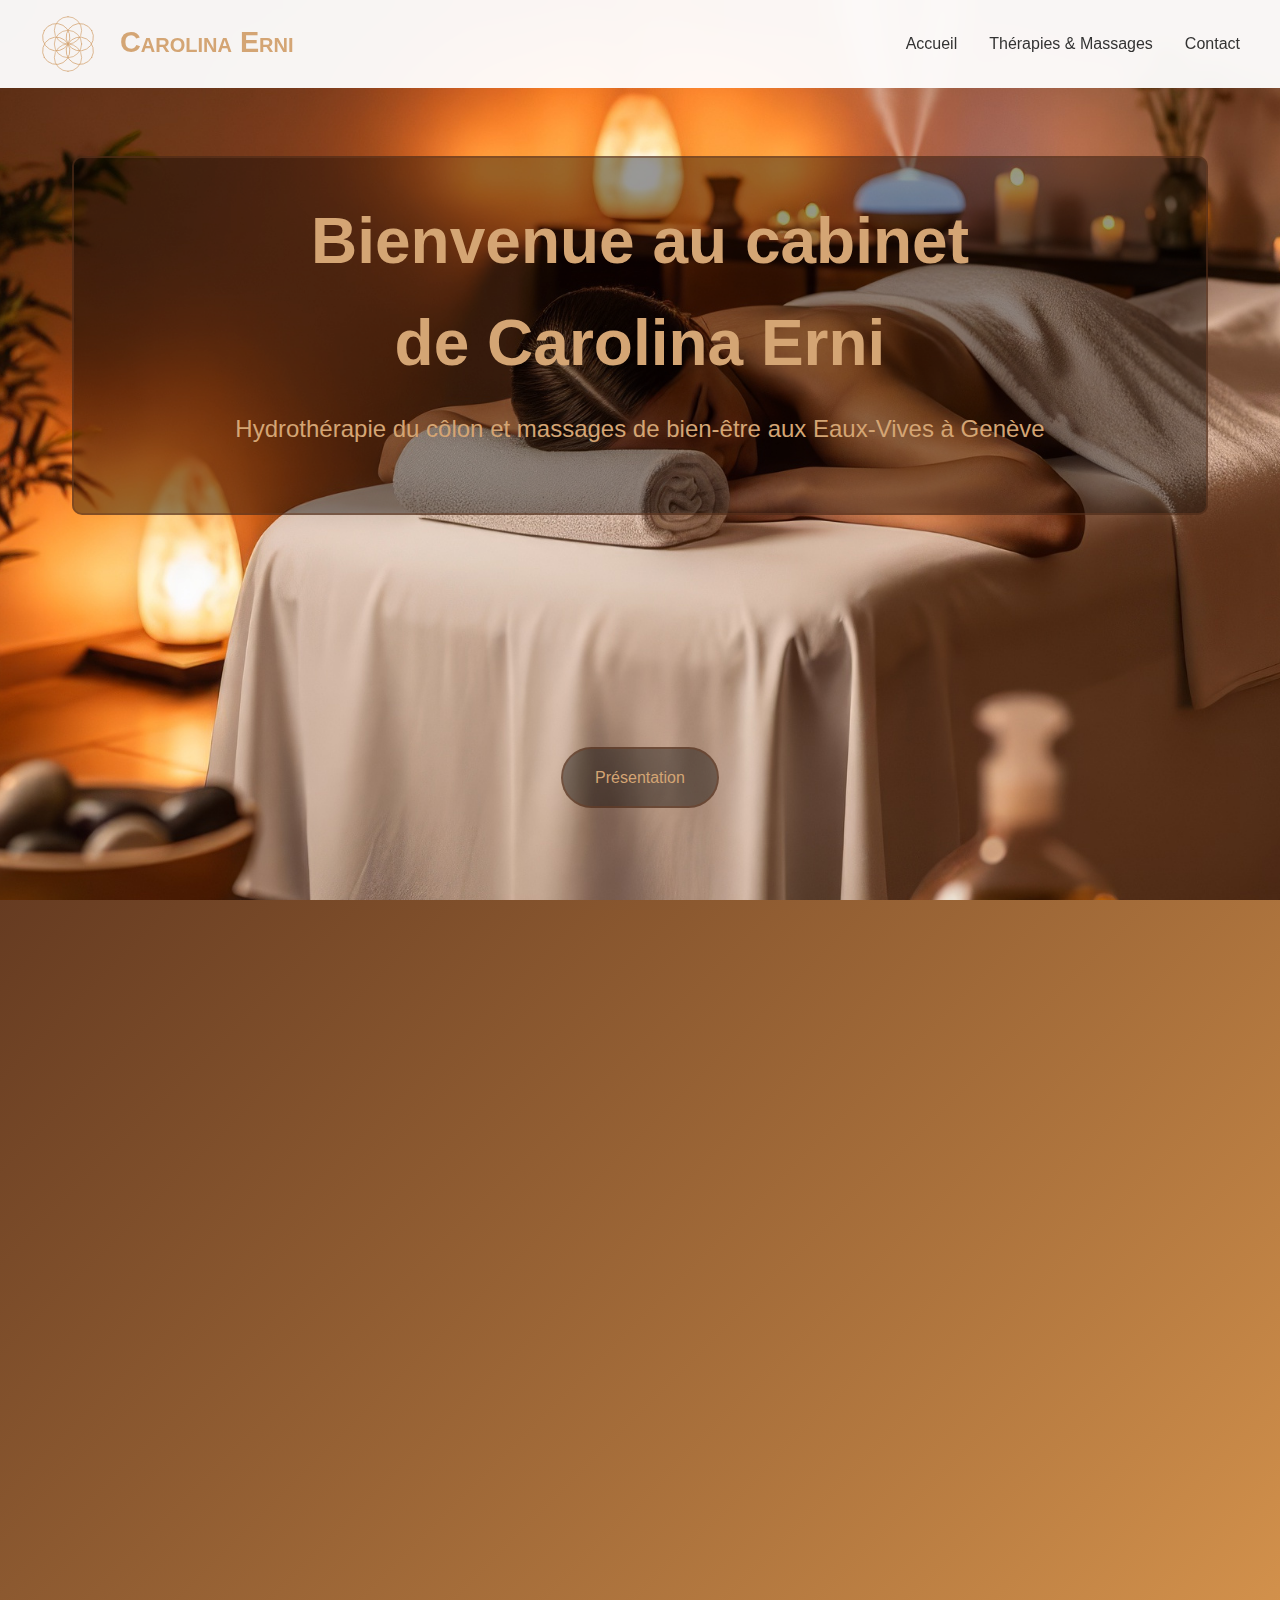
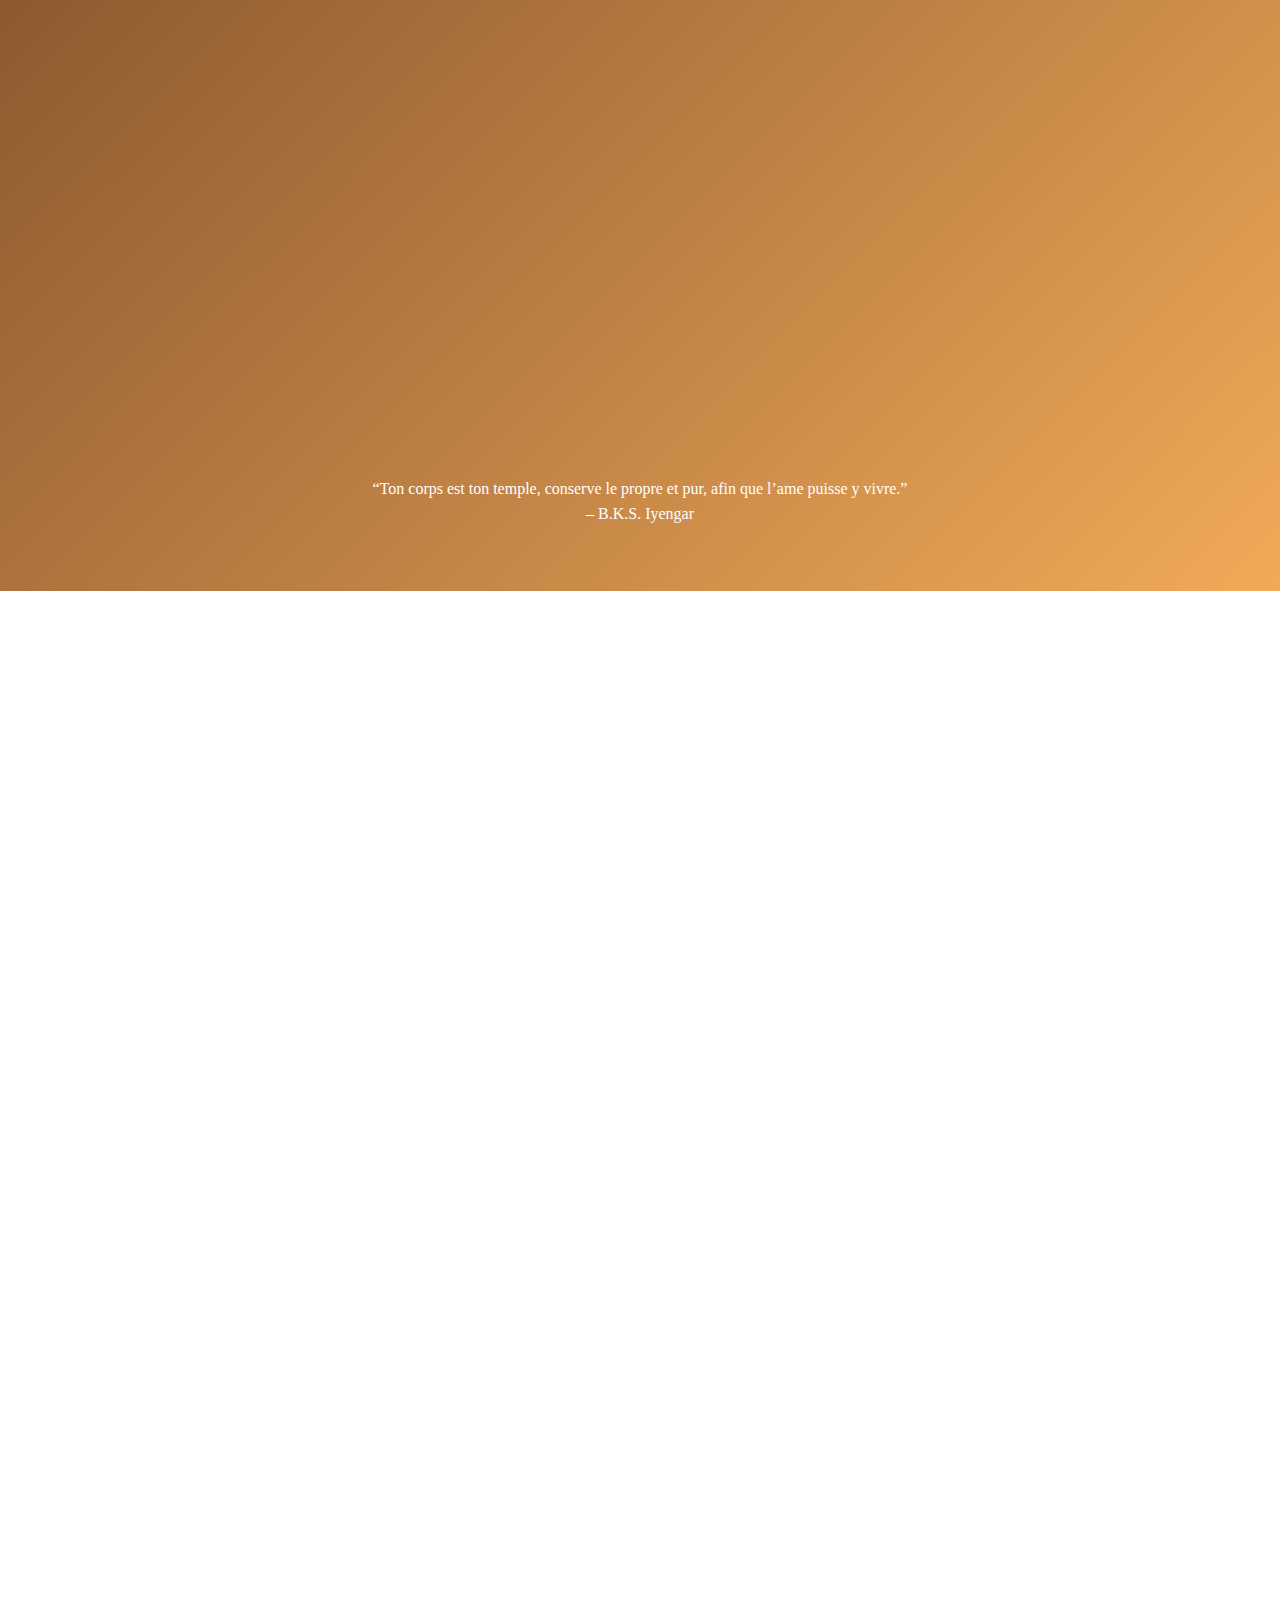
<file: index.html>
<!DOCTYPE html>
<html lang="fr">

<head>
    <meta charset="UTF-8">
    <meta name="viewport" content="width=device-width, initial-scale=1.0">
    <title>Carolina Erni — Massages & Thérapies aux Eaux-Vives à Genève</title>
    <link rel="shortcut icon" href="favicon.svg">
    <link rel="stylesheet" href="style.css">
</head>

<body>
    <!-- Header -->
    <header class="header">
        <div class="nav-container">
            <div class="logo"><a href="#accueil" data-section="accueil"><img src="favicon.svg" alt="Logo"
                        style="height: 3.5rem; margin-right: 1rem; vertical-align: middle;">
                    Carolina Erni</a></div>
            <nav>
                <ul class="nav-menu">
                    <li class="nav-item">
                        <a class="nav-link" href="#accueil" data-section="accueil">Accueil</a>
                    </li>
                    <li class="nav-item">
                        <a class="nav-link" href="#therapies-massages" data-section="therapies-massages">Thérapies & Massages</a>
                    </li>
                    <li class="nav-item">
                        <a class="nav-link" href="#contact" data-section="contact">Contact</a>
                    </li>
                </ul>
                <div class="mobile-menu-btn">
                    <span></span>
                    <span></span>
                    <span></span>
                </div>
            </nav>
        </div>
    </header>

    <!-- Section Accueil -->
    <section id="accueil" class="section accueil">
        <div class="parallax-bg"></div>
        <div class="section-overlay"></div>
        <div class="container">
            <div
                style="background-color: rgba(0, 0, 0, 0.4); padding: 2em; margin: 2em; border: 2px solid rgba(107, 59, 33, 0.5); border-radius:10px">
                <h1 class="hero-title">Bienvenue au cabinet de Carolina Erni</h1>
                <p class="hero-subtitle">Hydrothérapie du côlon et massages de bien-être aux Eaux-Vives à Genève</p>
            </div>
            <a href="#presentation" class="cta-button" data-section="presentation">Présentation</a>
        </div>
    </section>

    <!-- Section Présentation -->
    <section id="presentation" class="section">
        <div class="container">
            <h2 class="section-title">Présentation</h2>
            <div class="section-content">
                <p>J’ai grandi à Lucerne et très vite je me suis intéressée aux professions médicales et paramédicales.
                    Après une première formation en Shiatsu, suivie par l’apprentissage d’autres méthodes naturelles de
                    soin, j’ai réalisé mon diplôme en hydrothérapie du côlon. Cette méthode permet de purifier la
                    personne jusqu’à toucher son âme.</p>
                <p><i>Carolina Erni</i></p>
                <div class="image-with-texture">
                    <img src="./images/carolina-erni.png" alt="Carolina Erni"
                    style="border-radius: 50%; object-fit: cover; width: 350px; height: 350px; display: block; margin: 0 auto; border: 0px solid #6b3b21;" />
                </div>
                <br>
                <img src="./images/fleur-de-vie.svg" style="width:400px"/>
                <!--
                <div class="image-with-texture">
                -->
                </div>
                <p style="margin:3em auto 2em; font-family: cursive">“Ton corps est ton temple, conserve le propre et pur,
                    afin que l’ame puisse y
                    vivre.”<br>– B.K.S. Iyengar
                </p>
            </div>
        </div>
    </section>

    <!-- Section Thérapies & Massages -->
    <section id="therapies-massages" class="section">
        <div class="parallax-bg"
            style="background-image: url('data:image/svg+xml,<svg xmlns=&quot;http://www.w3.org/2000/svg&quot; viewBox=&quot;0 0 1200 800&quot;><rect width=&quot;1200&quot; height=&quot;800&quot; fill=&quot;%23e3f2fd&quot;/><circle cx=&quot;300&quot; cy=&quot;200&quot; r=&quot;50&quot; fill=&quot;rgba(33,150,243,0.1)&quot;/><circle cx=&quot;900&quot; cy=&quot;500&quot; r=&quot;80&quot; fill=&quot;rgba(33,150,243,0.05)&quot;/></svg>')">
        </div>
        <div class="section-overlay"></div>
        <div class="container">
            <h2 class="section-title">Thérapies & Massages</h2>
            <div class="section-content">
                <div class="services-grid">
                    <div class="service-card">
                        <div class="service-icon">💧</div>
                        <h3 class="service-title">Hydrothérapie du côlon</h3>
                        <p class="service-description">L’hydrothérapie du côlon est une méthode douce de nettoyage du
                            gros intestin avec de l’eau purifiée, qui élimine les déchets et les toxines accumulées dans
                            tous les organes et tout le corps et qui permet de retrouver un fonctionnement optimal de
                            tout le système dans son entier.</p>
                        <p class="duree">1 h 30</p>
                        <p class="prix">200 CHF</p>
                    </div>
                    <div class="service-card">
                        <div class="service-icon">🌿</div>
                        <h3 class="service-title">Thérapie à l’ozone</h3>
                        <p class="service-description">Complément idéal à l’hydrothérapie, la thérapie à l’ozone stimule
                            le système immunitaire et favorise l’oxygénation cellulaire pour une meilleure vitalité
                            générale.</p>
                        <p class="duree">En complément à l’hydrothérapie</p>
                        <p class="prix">80 CHF</p>
                    </div>
                    <div class="service-card">
                        <div class="service-icon">🌊</div>
                        <h3 class="service-title">Drainage lymphatique manuel du Dr. Vodder</h3>
                        <p class="service-description">
                            Le drainage augmente la circulation lymphatique, renforce les défenses immunitaires du
                            corps, permet l’élimination des déchets et détend la personne en profondeur en apaisant son
                            système nerveux.
                        </p>
                        <p class="duree">1 h</p>
                        <p class="prix">140 CHF</p>
                    </div>
                    <div class="service-card">
                        <div class="service-icon">👣</div>
                        <h3 class="service-title">Réflexologie douce méthode Nick Durrer</h3>
                        <p class="service-description">
                            Ce massage des pieds apaise toute la personne en profondeur, harmonise tout les organes et
                            rétablit leur vitalité naturelle. La crème de soin utilisée contient des fleurs de Bach est
                            des huiles essentielles.
                        </p>
                        <p class="duree">1 h</p>
                        <p class="prix">130 CHF</p>
                    </div>
                    <div class="service-card">
                        <div class="service-icon">🌀</div>
                        <h3 class="service-title">Massage du dos Dorn et Breuss</h3>
                        <p class="service-description">
                            La technique Dorn permet de rééquilibrer les vertèbres tout en stimulant les organes; elle
                            est suivie d’un massage selon Breuss avec de l’huile de millepertuis qui possède des
                            propriétés anti-inflammatoires et anti-dépressives.
                        </p>
                        <p class="duree">1 h</p>
                        <p class="prix">140 CHF</p>
                    </div>
                    <div class="service-card">
                        <div class="service-icon">✨</div>
                        <h3 class="service-title">Massage détente</h3>
                        <p class="service-description">
                            Un massage bienfaisant qui s’appuie sur les rythmes du cœur de la personne. Ce soin libère
                            le corps de toutes ses tensions.
                        </p>
                        <p class="duree">1 h</p>
                        <p class="prix">140 CHF</p>
                    </div>
                </div>
            </div>
        </div>
    </section>

    <!-- Section Contact -->
    <section id="contact" class="section">
        <div class="container">
            <h2 class="section-title">Contact</h2>
            <div class="section-content">
                <p>Prenez rendez-vous pour une consultation personnalisée et découvrez le bien-être qui vous attend.</p>
                <div class="contact-info">

                    <div class="contact-item">
                        <div class="contact-icon">📍</div>
                        <h3>Adresse du cabinet</h3>
                        <p><a href="https://maps.app.goo.gl/WcVAAxX3e6EZfyx26">Av. Frontenex 34<br>1207 Genève</a></p>
                    </div>

                    <div class="contact-item">
                        <div class="contact-icon">📞</div>
                        <h3>Téléphone</h3>
                        <p>+41 76 317 08 16</p>
                    </div>

                    <div class="contact-item">
                        <div class="contact-icon">✉️</div>
                        <h3>Email</h3>
                        <p><a href="mailto:caroline.erni@me.com">caroline.erni@me.com</a>
                        </p>
                    </div>

                    <div class="contact-item">
                        <div class="contact-icon">🚌</div>
                        <h3>Accès avec les TPG</h3>
                        <p><a href="https://maps.app.goo.gl/gfvDAaByek5fN9tR6">Place des Eaux-Vives</a><br>2, 6, 9, 10,
                            25, 33, E</p>
                        <p><a href="https://maps.app.goo.gl/Swd7Dh6QACS8bWjS8">Genève-Eaux-Vives-Gare</a><br>11, 12, 17,
                            EV</p>
                    </div>

                    <div class="contact-item">
                        <div class="contact-icon">🚗</div>
                        <h3>Accès véhicules</h3>
                        <p><a href="https://maps.app.goo.gl/NgxsWAXd547WGxo36">Parking du centre commercial
                                des Eaux-Vives
                            </a></p>
                    </div>

                    <div class="contact-item">
                        <div class="contact-icon">🕐</div>
                        <h3>Horaires</h3>
                        <p>Lun-Ven 9 h – 19 h</p>
                    </div>

                    <div class="contact-item">
                        <div class="contact-icon">⚖️</div>
                        <h3>CGV</h3>
                        <p>Si vous désirez modifier ou annuler un rendez-vous, je vous prie de m’en informer au plus
                            tard deux jours ouvrables à l’avance.<br>
                            Passé ce délai, le rendez-vous vous sera facturé intégralement.<br>
                            J’accepte les payements en espèces, en francs suisses et sur place.
                        </p>
                    </div>

                    <div class="contact-item">
                        <div class="contact-icon">☯︎</div>
                        <h3>&nbsp;</h3>
                        <p style="text-align:center;">
                            <a href="https://asca.ch/therapeutes-asca/detail-du-therapeute/Caroline-Erni_601591/">
                                <img src="./images/logo-asca.svg" style="width:100px" />
                            </a>
                        </p>
                    </div>

                </div>
            </div>
        </div>
    </section>

    <!-- JavaScript -->
    <script src="scripts.js"></script>
</body>

</html>
</file>
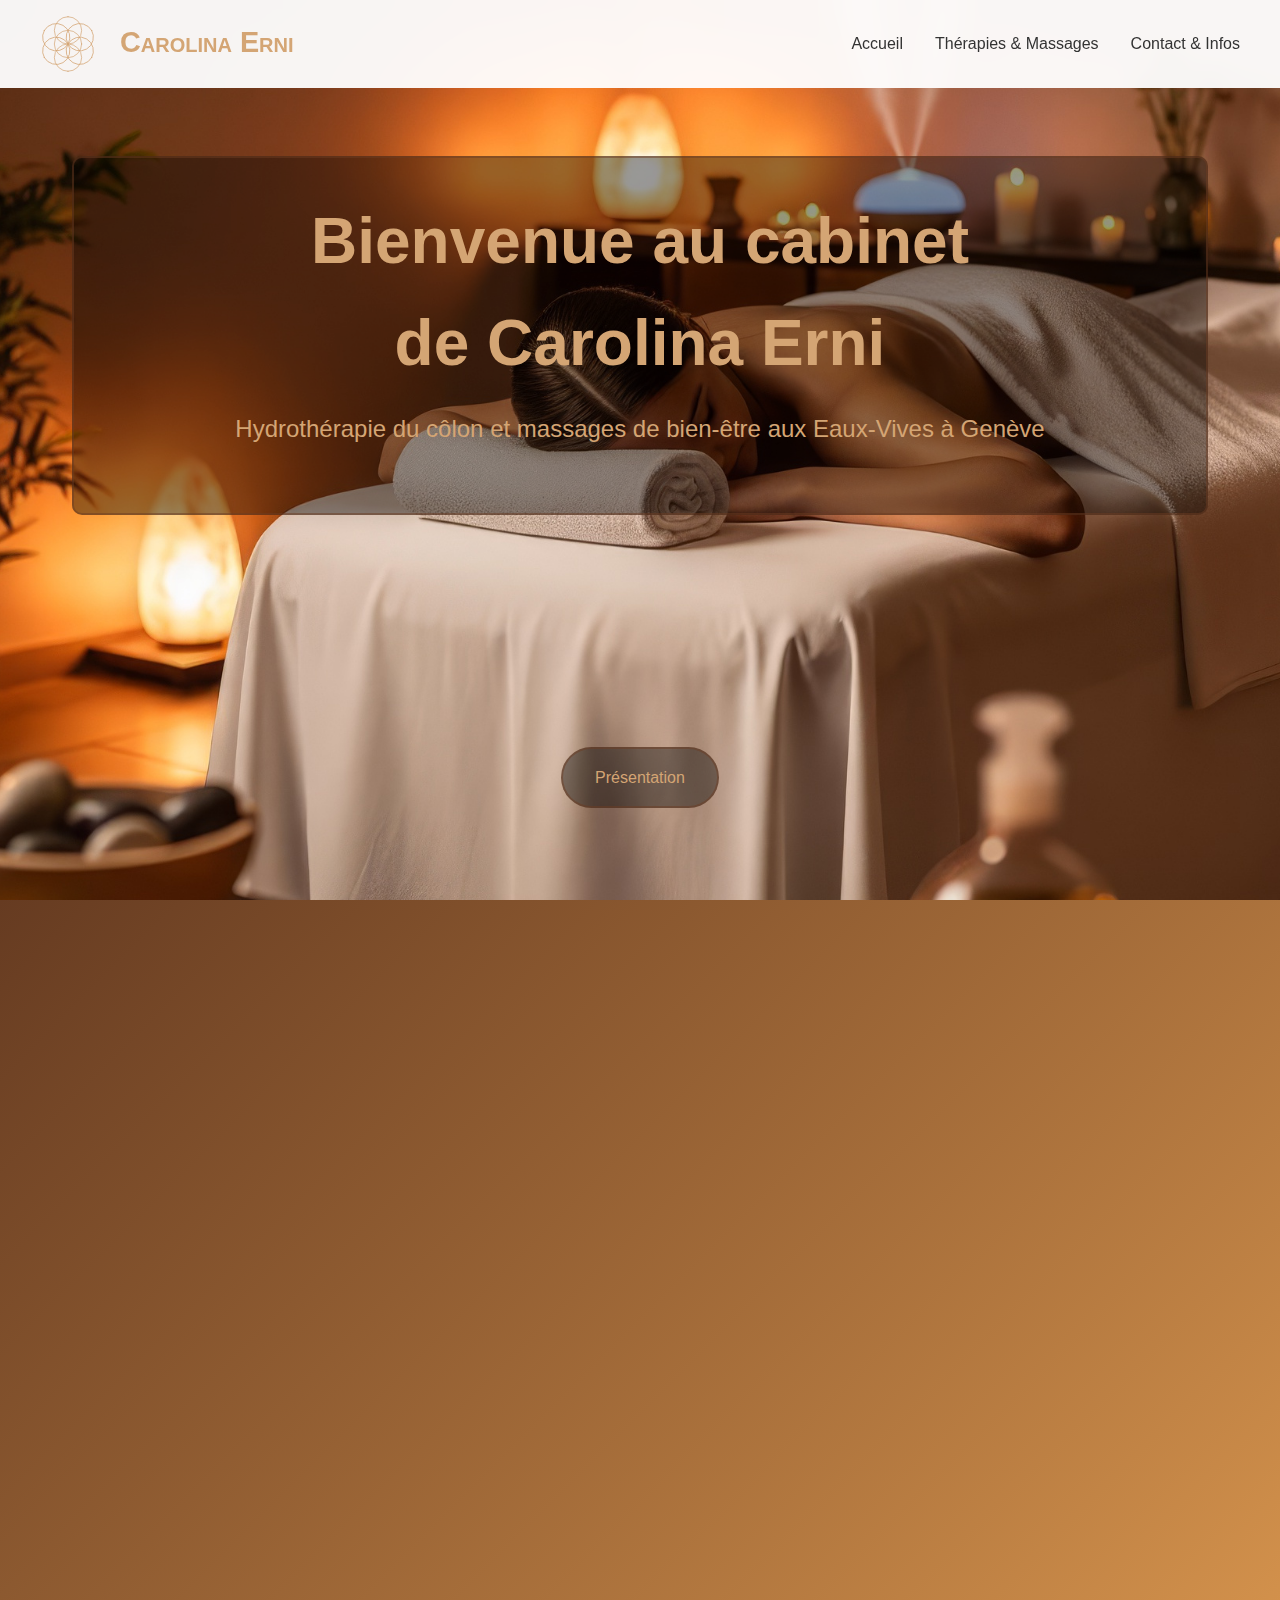
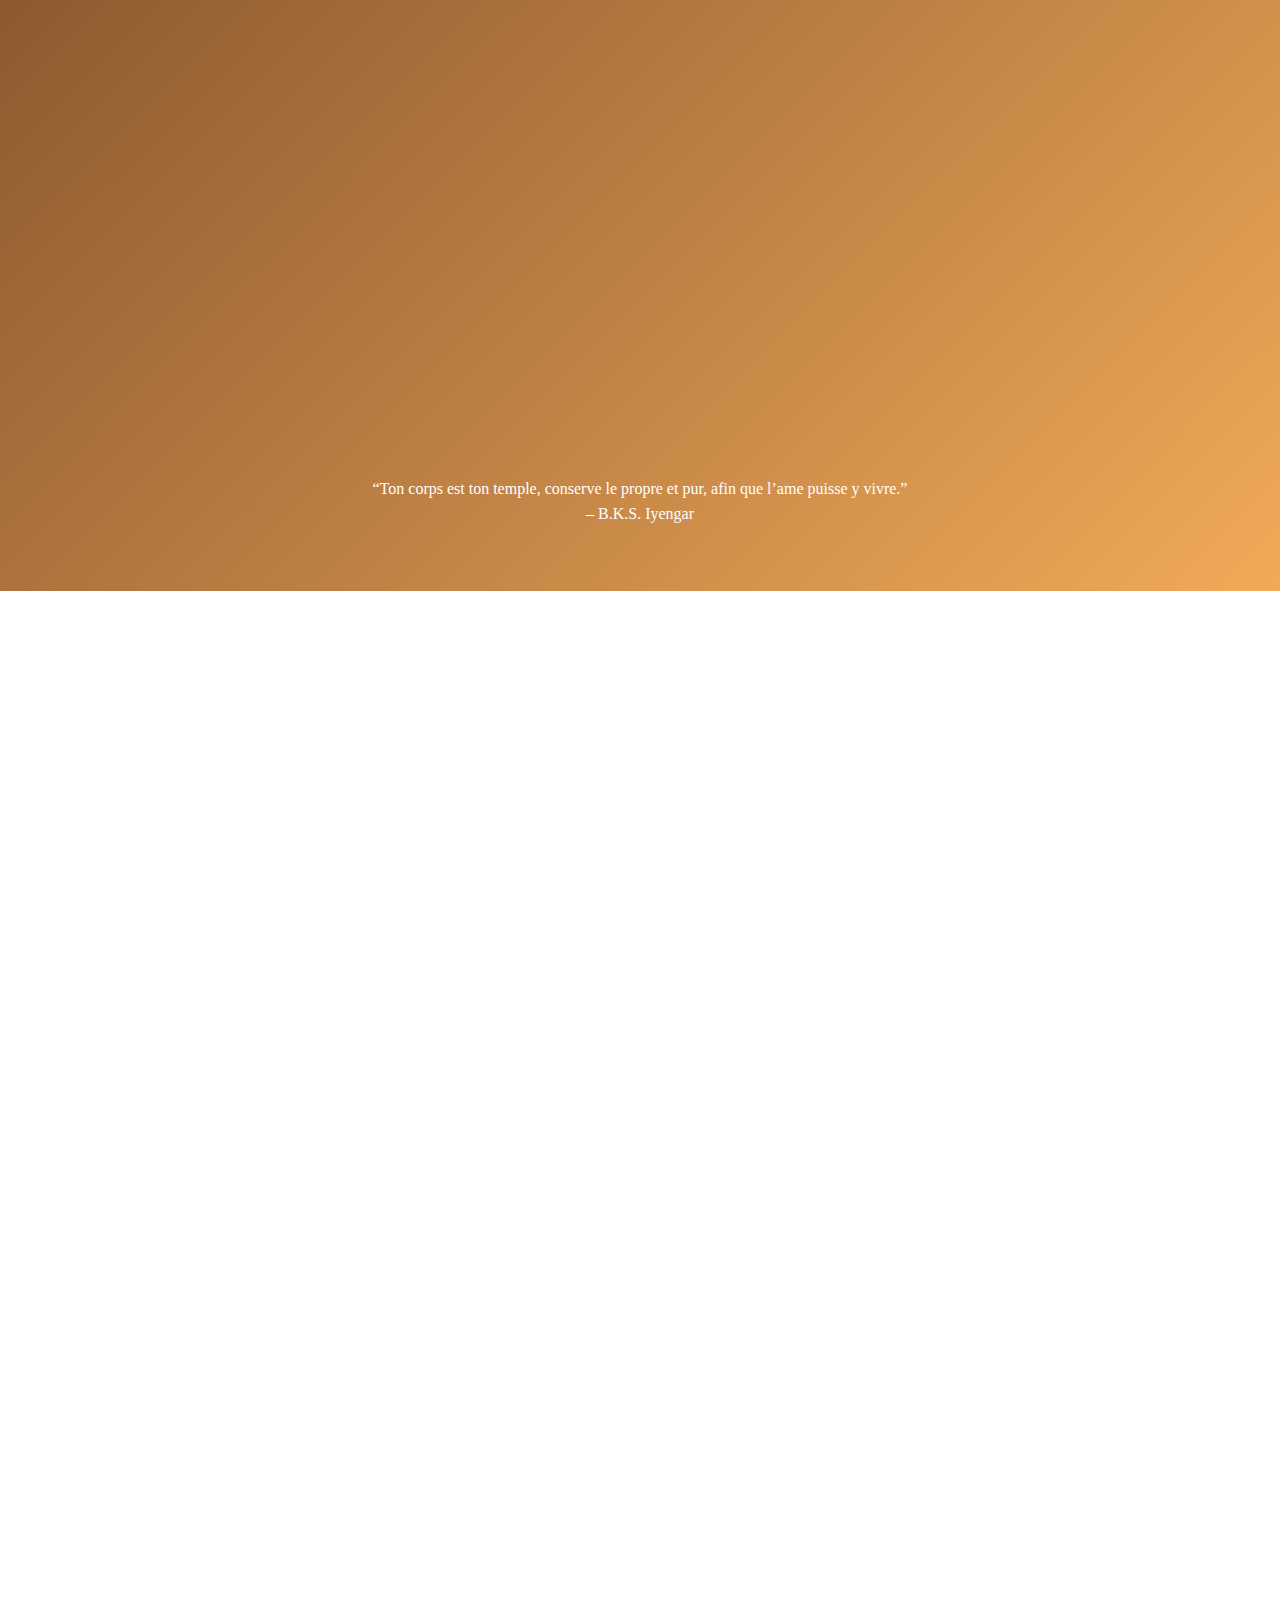
<file: index copie.html>
<!DOCTYPE html>
<html lang="fr">

<head>
    <meta charset="UTF-8">
    <meta name="viewport" content="width=device-width, initial-scale=1.0">
    <title>Carolina Erni — Massages & Thérapies aux Eaux-Vives à Genève</title>
    <link rel="shortcut icon" href="favicon.svg">
    <link rel="stylesheet" href="style.css">
</head>

<body>
    <!-- Header -->
    <header class="header">
        <div class="nav-container">
            <div class="logo"><a href="#accueil" data-section="accueil"><img src="favicon.svg" alt="Logo"
                        style="height: 3.5rem; margin-right: 1rem; vertical-align: middle;">
                    Carolina Erni</a></div>
            <nav>
                <ul class="nav-menu">
                    <li class="nav-item">
                        <a class="nav-link" href="#accueil" data-section="accueil">Accueil</a>
                    </li>
                    <li class="nav-item">
                        <a class="nav-link" href="#therapies-massages" data-section="therapies-massages">Thérapies &
                            Massages</a>
                    </li>
                    <li class="nav-item">
                        <a class="nav-link" href="#contact-infos" data-section="contact-infos">Contact & Infos</a>
                    </li>
                </ul>
                <div class="mobile-menu-btn">
                    <span></span>
                    <span></span>
                    <span></span>
                </div>
            </nav>
        </div>
    </header>

    <!-- Section Accueil -->
    <section id="accueil" class="section accueil">
        <div class="parallax-bg"></div>
        <div class="section-overlay"></div>
        <div class="container">
            <div
                style="background-color: rgba(0, 0, 0, 0.4); padding: 2em; margin: 2em; border: 2px solid rgba(107, 59, 33, 0.5); border-radius:10px">
                <h1 class="hero-title">Bienvenue au cabinet de Carolina Erni</h1>
                <p class="hero-subtitle">Hydrothérapie du côlon et massages de bien-être aux Eaux-Vives à Genève</p>
            </div>
            <a href="#presentation" class="cta-button" data-section="presentation">Présentation</a>
        </div>
    </section>

    <!-- Section Présentation -->
    <section id="presentation" class="section">
        <div class="container">
            <h2 class="section-title">Présentation</h2>
            <div class="section-content">
                <p>J’ai grandi à Lucerne et très vite je me suis intéressée aux professions médicales et paramédicales.
                    Après une première formation en Shiatsu, suivie par l’apprentissage d’autres méthodes naturelles de
                    soin, j’ai réalisé mon diplôme en hydrothérapie du côlon. Cette méthode permet de purifier la
                    personne jusqu’à toucher son âme.</p>
                <p><i>Carolina Erni</i></p>
                <div class="image-with-texture">
                    <img src="./images/carolina-erni.png" alt="Carolina Erni"
                        style="border-radius: 50%; object-fit: cover; width: 350px; height: 350px; display: block; margin: 0 auto; border: 0px solid #6b3b21;" />
                </div>
                <br>
                <img src="./images/fleur-de-vie.svg" style="width:400px" />
                <!--
                <div class="image-with-texture">
                -->
            </div>
            <p style="margin:3em auto 2em; font-family: cursive">“Ton corps est ton temple, conserve le propre et pur,
                afin que l’ame puisse y
                vivre.”<br>– B.K.S. Iyengar
            </p>
        </div>
        </div>
    </section>

    <!-- Section Thérapies & Massages -->
    <section id="therapies-massages" class="section">
        <div class="parallax-bg"
            style="background-image: url('data:image/svg+xml,<svg xmlns=&quot;http://www.w3.org/2000/svg&quot; viewBox=&quot;0 0 1200 800&quot;><rect width=&quot;1200&quot; height=&quot;800&quot; fill=&quot;%23e3f2fd&quot;/><circle cx=&quot;300&quot; cy=&quot;200&quot; r=&quot;50&quot; fill=&quot;rgba(33,150,243,0.1)&quot;/><circle cx=&quot;900&quot; cy=&quot;500&quot; r=&quot;80&quot; fill=&quot;rgba(33,150,243,0.05)&quot;/></svg>')">
        </div>
        <div class="section-overlay"></div>
        <div class="container">
            <h2 class="section-title">Thérapies & Massages</h2>
            <div class="section-content">
                <div class="services-grid">
                    <div class="service-card">
                        <div class="service-picture">
                            <img src="./images/hydrotherapie-du-colon.jpg" alt="Hydrothérapie du côlon">
                        </div>
                        <h3 class="service-title">Hydrothérapie du côlon</h3>
                        <p class="service-description">L’hydrothérapie du côlon, également connue sous le nom
                            d’irrigation colonique, représente une approche thérapeutique ancestrale remise au goût du
                            jour par les techniques modernes. Cette méthode douce et naturelle de nettoyage du gros
                            intestin utilise de l’eau purifiée et tiédie à température corporelle pour éliminer en
                            profondeur les déchets et toxines accumulés au fil du temps dans notre système digestif.</p>
                        <p class="service-description">Le côlon, ou gros intestin, mesure environ 1,5 mètre de long et
                            constitue la dernière partie de notre système digestif. Sa fonction principale consiste à
                            réabsorber l’eau et les sels minéraux des résidus alimentaires, tout en formant et évacuant
                            les selles. Cependant, notre mode de vie moderne, caractérisé par une alimentation souvent
                            déséquilibrée, riche en aliments transformés, le stress chronique, la sédentarité et
                            l’exposition aux polluants environnementaux, peut perturber significativement le bon
                            fonctionnement de cet organe essentiel.</p>
                        <p class="service-description">Au fil des années, des résidus peuvent s’accumuler le long des
                            parois intestinales, créant ce que l’on appelle parfois des "plaques mucoïdes". Ces
                            accumulations peuvent entraver la bonne absorption des nutriments et favoriser la
                            prolifération de bactéries pathogènes, créant un déséquilibre de la flore intestinale. Cette
                            situation peut engendrer divers symptômes désagréables : ballonnements, constipation
                            chronique, fatigue inexpliquée, troubles du sommeil, irritabilité, problèmes de peau, maux
                            de tête récurrents, ou encore une sensation générale de lourdeur.</p>
                        <p class="service-description">L’hydrothérapie du côlon agit comme un "grand nettoyage de
                            printemps" pour votre système digestif. Durant la séance, qui se déroule dans un
                            environnement calme et respectueux de votre intimité, de l’eau pure et filtrée est
                            introduite délicatement dans le côlon via une canule à usage unique. Cette eau circule
                            doucement dans tout le gros intestin, ramollissant et détachant les matières accumulées, qui
                            sont ensuite évacuées naturellement par le système clos et hygiénique de l’appareil
                            professionnel.</p>
                        <p class="service-description">Le processus se déroule par cycles successifs de remplissage et
                            de vidange, permettant un nettoyage progressif et en profondeur de l’ensemble du côlon.
                            Contrairement aux lavements traditionnels qui n’atteignent que la partie basse du côlon,
                            l’hydrothérapie permet de nettoyer la totalité du gros intestin, y compris le côlon
                            ascendant et transverse, zones habituellement difficiles d’accès.</p>
                        <p class="service-description">Les bienfaits de cette thérapie s’étendent bien au-delà du simple
                            confort digestif. En libérant le côlon de ses surcharges, l’hydrothérapie favorise une
                            meilleure absorption des nutriments essentiels, optimise le fonctionnement du système
                            immunitaire (dont 70% des cellules se trouvent dans l’intestin), et permet au corps de mieux
                            éliminer les toxines par ses voies naturelles d’élimination.</p>
                        <p class="service-description">De nombreuses personnes rapportent une amélioration significative
                            de leur énergie vitale, une sensation de légèreté retrouvée, un teint plus lumineux, une
                            digestion facilitée, et même une amélioration de leur état émotionnel. En effet, l’intestin
                            étant considéré comme notre "deuxième cerveau" en raison de ses nombreuses connexions
                            nerveuses, son bon fonctionnement influence directement notre bien-être psychique.</p>
                        <p class="service-description">Cette approche holistique considère le corps dans sa globalité,
                            reconnaissant que la santé intestinale influence l’ensemble de nos systèmes organiques.
                            Chaque séance est personnalisée selon vos besoins spécifiques, votre état de santé et vos
                            objectifs de bien-être. Un accompagnement bienveillant et professionnel vous guide tout au
                            long du processus, dans le respect absolu de votre confort et de votre dignité.</p>
                        <p class="duree">1 h 30</p>
                        <p class="prix">200 CHF</p>
                    </div>
                    <div class="service-card">
                        <div class="service-picture">
                            <img src="./images/therapie-a-l-ozone.jpg" alt="Thérapie à l’ozone">
                        </div>
                        <h3 class="service-title">Thérapie à l’ozone</h3>
                        <p class="service-description">La thérapie à l’ozone représente une approche thérapeutique
                            innovante qui utilise les propriétés exceptionnelles de l’ozone (O3) pour stimuler les
                            mécanismes naturels de guérison et de régénération de l’organisme. Cette molécule composée
                            de trois atomes d’oxygène possède des propriétés oxydantes puissantes qui, utilisées de
                            manière contrôlée et professionnelle, offrent des bénéfices remarquables pour la santé.</p>
                        <p class="service-description">L’ozone thérapeutique se distingue fondamentalement de l’ozone
                            atmosphérique souvent perçu négativement. En médecine naturelle, l’ozone est produit de
                            manière pure et contrôlée à partir d’oxygène médical, créant une substance aux vertus
                            thérapeutiques reconnues depuis plus d’un siècle. Cette approche, largement utilisée en
                            Europe et dans de nombreux pays, gagne en reconnaissance pour ses effets bénéfiques
                            multiples.</p>
                        <p class="service-description">Le principe d’action de l’ozone repose sur sa capacité unique à
                            libérer un atome d’oxygène naissant hautement réactif. Cet oxygène singulier pénètre dans
                            les cellules et stimule les mécanismes de défense naturels de l’organisme, optimisant le
                            métabolisme cellulaire et favorisant la production d’enzymes antioxydantes endogènes.
                            Contrairement aux antioxydants externes, l’ozone stimule la production des propres
                            antioxydants du corps, créant un effet durable et naturel.</p>
                        <p class="service-description">L’un des effets les plus remarquables de l’ozone thérapie
                            concerne son impact sur le système immunitaire. En stimulant la production de cytokines
                            bénéfiques et en activant les macrophages, lymphocytes et autres cellules immunitaires,
                            l’ozone renforce considérablement les défenses naturelles de l’organisme. Cette stimulation
                            immunitaire se révèle particulièrement bénéfique pour les personnes souffrant de fatigue
                            chronique, d’infections récurrentes ou de déficiences immunitaires.</p>
                        <p class="service-description">L’oxygénation cellulaire constitue un autre pilier fondamental de
                            cette thérapie. L’ozone améliore significativement la capacité des globules rouges à
                            transporter et libérer l’oxygène vers les tissus, optimisant ainsi le métabolisme
                            cellulaire. Cette amélioration de l’oxygénation se traduit par une augmentation notable de
                            l’énergie vitale, une meilleure récupération physique, et une optimisation des fonctions
                            cognitives.</p>
                        <p class="service-description">Au niveau circulatoire, l’ozone exerce des effets bénéfiques
                            remarquables. Il améliore la microcirculation, réduit la viscosité sanguine, et favorise la
                            formation de nouveaux capillaires. Ces effets se révèlent particulièrement précieux pour les
                            personnes souffrant de troubles circulatoires, de cicatrisation difficile, ou de problèmes
                            cardiovasculaires.</p>
                        <p class="service-description">En complément à l’hydrothérapie du côlon, la thérapie à l’ozone
                            créée une synergie thérapeutique exceptionnelle. Tandis que l’hydrothérapie nettoie et
                            détoxifie le système digestif, l’ozone optimise les fonctions cellulaires et stimule les
                            mécanismes de régénération. Cette combinaison permet d’obtenir des résultats plus profonds
                            et durables, maximisant les bénéfices de chaque approche.</p>
                        <p class="service-description">L’ozone possède également des propriétés antimicrobiennes
                            naturelles, agissant contre les bactéries pathogènes, virus, champignons et parasites, tout
                            en respectant la flore bénéfique lorsqu’utilisé correctement. Cette action sélective
                            contribue à rétablir l’équilibre microbien de l’organisme sans les effets secondaires
                            souvent associés aux traitements conventionnels.</p>
                        <p class="service-description">Les effets de la thérapie à l’ozone s’installent progressivement,
                            créant un cercle vertueux de vitalité et de bien-être. De nombreuses personnes rapportent
                            une amélioration significative de leur énergie, de leur résistance aux infections, de leur
                            qualité de sommeil, et de leur bien-être général. Cette approche naturelle et non invasive
                            offre une alternative précieuse pour optimiser votre santé de manière globale et durable.
                        </p>
                        <p class="duree">En complément à l’hydrothérapie</p>
                        <p class="prix">80 CHF</p>
                    </div>
                    <div class="service-card">
                        <div class="service-picture">
                            <img src="./images/drainage-lymphatique.jpg" alt="Drainage lymphatique manuel du Dr. Vodder">
                        </div>
                        <h3 class="service-title">Drainage lymphatique manuel du Dr. Vodder</h3>
                        <p class="service-description">Le drainage lymphatique manuel selon la méthode du Dr. Emil
                            Vodder représente l’une des techniques de massage thérapeutique les plus raffinées et les
                            plus efficaces pour stimuler le système lymphatique. Développée dans les années 1930 par le
                            Dr. Vodder et son épouse Estrid, cette approche révolutionnaire a transformé notre
                            compréhension de la circulation lymphatique et de son rôle crucial dans la santé globale.
                        </p>
                        <p class="service-description">Le système lymphatique constitue un réseau complexe et
                            sophistiqué qui parcourt l’ensemble de notre organisme, parallèlement au système
                            circulatoire sanguin. Composé de vaisseaux lymphatiques, de ganglions, d’organes lymphoïdes
                            (rate, thymus, amygdales) et de la lymphe elle-même, ce système assure des fonctions vitales
                            souvent méconnues mais absolument essentielles à notre bien-être.</p>
                        <p class="service-description">La lymphe, ce liquide translucide qui circule dans les vaisseaux
                            lymphatiques, joue un rôle fondamental dans l’équilibre hydrique de l’organisme, le
                            transport des graisses absorbées au niveau intestinal, et surtout dans les mécanismes de
                            défense immunitaire. Contrairement au sang qui est propulsé par le cœur, la lymphe circule
                            grâce aux contractions musculaires, aux mouvements respiratoires, et à la pulsation des
                            artères adjacentes. Cette circulation plus lente peut parfois se ralentir ou stagner, créant
                            des engorgements et des dysfonctionnements.</p>
                        <p class="service-description">Le drainage lymphatique manuel du Dr. Vodder utilise des
                            manœuvres spécifiques, d’une précision remarquable, pour stimuler cette circulation
                            lymphatique. Les mouvements, d’une douceur caractéristique, respectent scrupuleusement la
                            direction naturelle de la circulation lymphatique et la pression physiologique des
                            vaisseaux. Ces gestes techniques particuliers, appelés "pompages", "cercles fixes",
                            "mouvements en spirale", et "mouvements combinés", sont exécutés avec une pression légère et
                            constante, variant entre 30 et 40 mmHg.</p>
                        <p class="service-description">Cette technique unique agit selon un protocole précis qui débute
                            toujours par la stimulation des stations ganglionnaires principales : ganglions du cou, des
                            aisselles, de l’aine, et du thorax. Cette préparation "ouvre les portes" du système
                            lymphatique, optimisant la réception et l’évacuation de la lymphe mobilisée durant le
                            traitement. Ensuite, les manœuvres progressent méthodiquement, suivant les voies
                            lymphatiques naturelles, depuis les zones périphériques vers les centres de collecte.</p>
                        <p class="service-description">Les bénéfices du drainage lymphatique s’étendent bien au-delà de
                            la simple amélioration circulatoire. Cette technique stimule remarquablement le système
                            immunitaire en activant la production et la circulation des lymphocytes, ces cellules de
                            défense qui nous protègent contre les agressions extérieures. Les ganglions lymphatiques,
                            véritables "stations d’épuration" de l’organisme, voient leur fonction optimisée, améliorant
                            significativement notre résistance aux infections et notre capacité de récupération.</p>
                        <p class="service-description">L’effet détoxifiant du drainage lymphatique constitue l’un de ses
                            atouts majeurs. En stimulant l’évacuation des déchets métaboliques, des toxines, et des
                            liquides interstitiels stagnants, cette technique favorise un véritable "nettoyage interne"
                            de l’organisme. Cette action purifiante se révèle particulièrement bénéfique dans notre
                            environnement moderne où nous sommes constamment exposés à diverses pollutions et toxines.
                        </p>
                        <p class="service-description">Sur le plan esthétique, le drainage lymphatique offre des
                            résultats remarquables pour réduire les œdèmes, améliorer l’aspect de la cellulite, tonifier
                            les tissus, et redonner éclat et fermeté à la peau. En optimisant les échanges cellulaires
                            et l’oxygénation des tissus, cette technique contribue à préserver la jeunesse et la
                            vitalité de la peau.</p>
                        <p class="service-description">L’aspect profondément relaxant du drainage lymphatique mérite une
                            attention particulière. Les manœuvres douces et rythmées induisent un état de relaxation
                            profonde qui apaise le système nerveux sympathique, responsable du stress et des tensions.
                            Cette détente neurologique favorise la libération d’endorphines, améliore la qualité du
                            sommeil, et contribue à rétablir l’équilibre émotionnel.</p>
                        <p class="service-description">Cette approche holistique considère la personne dans sa
                            globalité, reconnaissant l’interdépendance entre les systèmes physiologiques, émotionnels,
                            et énergétiques. Le drainage lymphatique manuel du Dr. Vodder offre ainsi une voie
                            privilégiée vers un bien-être durable, naturel, et profondément régénérant.</p>
                        <p class="duree">1 h</p>
                        <p class="prix">140 CHF</p>
                    </div>
                    <div class="service-card">
                        <div class="service-picture">
                            <img src="./images/reflexologie.jpg" alt="Réflexologie douce méthode Nick Durrer">
                        </div>
                        <h3 class="service-title">Réflexologie douce méthode Nick Durrer</h3>
                        <p class="service-description">La réflexologie douce selon la méthode Nick Durrer représente une
                            approche révolutionnaire de la réflexologie plantaire, développée par ce thérapeute suisse
                            visionnaire qui a consacré sa vie à perfectionner cette technique ancestrale. Cette méthode
                            unique combine la sagesse traditionnelle de la réflexologie avec une approche moderne, douce
                            et profondément respectueuse de l’être humain dans sa globalité.</p>
                        <p class="service-description">Nick Durrer, reconnu internationalement pour ses innovations dans
                            le domaine de la réflexologie, a développé une approche qui se distingue par sa finesse, sa
                            précision, et surtout par sa capacité à créer un état de détente profonde tout en stimulant
                            efficacement les mécanismes d’autorégulation de l’organisme. Sa méthode repose sur une
                            compréhension subtile des correspondances entre les zones réflexes du pied et l’ensemble des
                            systèmes corporels.</p>
                        <p class="service-description">Les pieds, ces merveilles architecturales composées de 26 os, 33
                            articulations, et plus de 100 muscles, tendons et ligaments, constituent de véritables
                            cartes miniatures de notre organisme. Selon les principes de la réflexologie, chaque zone du
                            pied correspond à un organe, une glande, ou un système corporel spécifique. Cette
                            cartographie précise permet d’accéder, par le massage des pieds, à l’ensemble de
                            l’organisme, créant un dialogue thérapeutique d’une richesse exceptionnelle.</p>
                        <p class="service-description">La méthode Nick Durrer se caractérise par une approche
                            particulièrement douce et intuitive. Contrairement aux techniques de réflexologie parfois
                            vigoureuses ou inconfortables, cette approche privilégie des touches légères, des pressions
                            délicates, et des mouvements fluides qui respectent la sensibilité individuelle de chaque
                            personne. Cette douceur n’enlève rien à l’efficacité du traitement ; au contraire, elle
                            permet au corps de recevoir les stimulations sans résistance, optimisant ainsi la réponse
                            thérapeutique.</p>
                        <p class="service-description">Le protocole de traitement débute par une phase d’accueil et de
                            préparation, où les pieds sont délicatement nettoyés et préparés à recevoir le soin. Cette
                            étape, loin d’être anodine, marque le début d’un voyage thérapeutique où la personne peut
                            progressivement lâcher prise et s’abandonner aux bienfaits du traitement. L’observation
                            attentive des pieds renseigne le thérapeute sur l’état général de la personne, ses tensions,
                            ses déséquilibres, et ses besoins spécifiques.</p>
                        <p class="service-description">Le massage proprement dit suit une séquence méthodique qui
                            stimule progressivement l’ensemble des zones réflexes. Chaque organe, chaque système est
                            ainsi “contacté” et harmonisé grâce aux stimulations précises appliquées sur les zones
                            correspondantes du pied. Cette approche systémique permet de rétablir l’équilibre
                            énergétique global, stimulant les mécanismes naturels d’autorégulation et de guérison.</p>
                        <p class="service-description">L’utilisation d’une crème de soin spécialement formulée avec des
                            fleurs de Bach et des huiles essentielles constitue l’une des particularités remarquables de
                            cette méthode. Les fleurs de Bach, ces élixirs floraux développés par le Dr Edward Bach,
                            agissent sur les états émotionnels et énergétiques, apportant une dimension
                            psycho-émotionnelle au traitement. Les huiles essentielles, choisies pour leurs propriétés
                            thérapeutiques spécifiques, pénètrent à travers la peau et exercent leurs effets bénéfiques
                            tant au niveau local que systémique.</p>
                        <p class="service-description">Cette synergie entre le massage réflexe, les fleurs de Bach, et
                            les huiles essentielles crée un traitement d’une richesse thérapeutique exceptionnelle.
                            Chaque élément potentialise les effets des autres, créant une résonance thérapeutique qui
                            agit simultanément sur les plans physique, émotionnel, et énergétique.</p>
                        <p class="service-description">Les effets de la réflexologie douce se manifestent à plusieurs
                            niveaux. Sur le plan physique, elle stimule la circulation sanguine et lymphatique, améliore
                            l’oxygénation des tissus, favorise l’élimination des toxines, et optimise le fonctionnement
                            de tous les organes. De nombreuses personnes rapportent une amélioration significative de
                            leur digestion, de leur sommeil, de leur énergie vitale, et de leurs fonctions
                            d’élimination.</p>
                        <p class="service-description">L’aspect énergétique de la méthode Nick Durrer mérite une
                            attention particulière. Cette approche considère que les blocages énergétiques sont souvent
                            à l’origine des dysfonctionnements physiques et émotionnels. En rétablissant la libre
                            circulation de l’énergie vitale, la réflexologie douce contribue à harmoniser l’ensemble de
                            l’être, créant les conditions optimales pour la santé et le bien-être.</p>
                        <p class="duree">1 h</p>
                        <p class="prix">130 CHF</p>
                    </div>
                    <div class="service-card">
                        <div class="service-picture">
                            <img src="./images/massage-dos.jpg" alt="Massage du dos Dorn et Breuss">
                        </div>
                        <h3 class="service-title">Massage du dos Dorn et Breuss</h3>
                        <p class="service-description">Le massage du dos selon les méthodes Dorn et Breuss représente
                            une approche thérapeutique unique qui combine deux techniques complémentaires développées
                            dans les Alpes autrichiennes et allemandes. Cette synergie thérapeutique, fruit de
                            l’expérience et de l’intuition de deux praticiens exceptionnels, offre une solution
                            naturelle et efficace pour les troubles vertébraux et les tensions dorsales.</p>
                        <p class="service-description">La méthode Dorn, développée par Dieter Dorn, charpentier et
                            guérisseur allemand, constitue une technique manuelle douce et respectueuse pour corriger
                            les déplacements vertébraux et rétablir l’alignement naturel de la colonne vertébrale. Cette
                            approche révolutionnaire se distingue par sa simplicité apparente et son efficacité
                            remarquable, basée sur une compréhension profonde de la biomécanique vertébrale et des
                            connexions subtiles entre la colonne et les organes internes.</p>
                        <p class="service-description">La colonne vertébrale, cette merveille architecturale composée de
                            24 vertèbres mobiles, constitue bien plus qu’un simple support mécanique. Elle abrite et
                            protège la moelle épinière, véritable autoroute de l’information nerveuse, et sert de point
                            d’ancrage à l’ensemble du système musculo-squelettique. Chaque vertèbre entretient des
                            relations spécifiques avec certains organes par l’intermédiaire des nerfs rachidiens qui
                            émergent entre les vertèbres.</p>
                        <p class="service-description">Le principe fondamental de la méthode Dorn repose sur
                            l’observation que de nombreux troubles de santé trouvent leur origine dans des déplacements
                            vertébraux minimes, souvent imperceptibles à l’imagerie médicale conventionnelle, mais
                            suffisants pour perturber la transmission nerveuse et affecter le fonctionnement des organes
                            correspondants. Ces subluxations vertébrales peuvent résulter de traumatismes, de postures
                            inadéquates, de stress émotionnel, ou simplement de l’usure naturelle liée au
                            vieillissement.</p>
                        <p class="service-description">La technique Dorn utilise des mouvements spécifiques et contrôlés
                            pour réaligner délicatement les vertèbres déplacées. Contrairement aux manipulations
                            traditionnelles qui peuvent parfois être brutales, la méthode Dorn procède par pressions
                            douces et progressives, appliquées pendant que la personne effectue des mouvements de
                            balancement spécifiques. Cette approche dynamique permet de réduire les résistances
                            musculaires et facilite la remise en place naturelle des structures vertébrales.</p>
                        <p class="service-description">Chaque vertèbre est examinée et traitée individuellement, en
                            tenant compte de ses relations spécifiques avec les organes correspondants. Cette approche
                            systémique permet non seulement de traiter les douleurs dorsales, mais aussi d’influencer
                            positivement le fonctionnement des organes internes. Ainsi, la correction d’une vertèbre
                            dorsale peut améliorer la fonction cardiaque ou digestive, tandis que l’alignement des
                            vertèbres lombaires peut optimiser le fonctionnement des organes pelviens.</p>
                        <p class="service-description">La méthode Breuss, développée par Rudolf Breuss, herboriste et
                            guérisseur autrichien, complète parfaitement la technique Dorn. Ce massage spécifique du dos
                            utilise l’huile de millepertuis (Hypericum perforatum), une plante aux propriétés
                            thérapeutiques exceptionnelles, pour détendre profondément les muscles paravertébraux et
                            nourrir les disques intervertébraux.</p>
                        <p class="service-description">L’huile de millepertuis, obtenue par macération des fleurs
                            fraîches dans une huile végétale de qualité, possède des propriétés anti-inflammatoires,
                            analgésiques, et régénératrices remarquables. Son principe actif, l’hypéricine, pénètre
                            profondément dans les tissus et exerce une action apaisante sur les nerfs irrités, tout en
                            stimulant la régénération cellulaire.</p>
                        <p class="service-description">Le massage Breuss se caractérise par des mouvements lents,
                            profonds, et extrêmement relaxants qui suivent méticuleusement les contours de la colonne
                            vertébrale. Cette technique spécifique permet de détendre les tensions musculaires
                            profondes, d’améliorer la circulation sanguine locale, et de favoriser la nutrition des
                            disques intervertébraux. L’effet relaxant est si profond que de nombreuses personnes
                            s’endorment durant le traitement, permettant au corps d’exprimer pleinement ses capacités
                            d’autorégulation.</p>
                        <p class="service-description">La combinaison des méthodes Dorn et Breuss crée une synergie
                            thérapeutique exceptionnelle. La technique Dorn rétablit l’alignement vertébral et libère
                            les compressions nerveuses, tandis que le massage Breuss détend les tensions musculaires et
                            favorise la régénération tissulaire. Cette approche complète permet de traiter la cause
                            profonde des troubles vertébraux tout en apportant un soulagement immédiat et durable.</p>
                        <p class="service-description">Les propriétés anti-dépressives naturelles de l’huile de
                            millepertuis contribuent également à l’effet thérapeutique global, aidant à lever les états
                            de morosité et de découragement souvent associés aux douleurs chroniques. Cette action sur
                            l’humeur crée un cercle vertueux où l’amélioration physique s’accompagne d’un mieux-être
                            psychologique, et vice versa.</p>
                        <p class="duree">1 h</p>
                        <p class="prix">140 CHF</p>
                    </div>
                    <div class="service-card">
                        <div class="service-picture">
                            <img src="./images/massage-detente.jpg" alt="Massage détente">
                        </div>
                        <h3 class="service-title">Massage détente</h3>
                        <p class="service-description">Le massage détente représente une approche thérapeutique unique
                            et innovante qui s’appuie sur la sagesse innée du corps et la puissance rythmique du cœur
                            pour induire un état de relaxation profonde et libérer les tensions accumulées. Cette
                            technique révolutionnaire reconnaît que chaque individu possède son propre rythme cardiaque
                            unique, véritable métronome biologique qui influence l’ensemble de ses fonctions
                            physiologiques et énergétiques.</p>
                        <p class="service-description">Le cœur, bien plus qu’une simple pompe mécanique, constitue un
                            centre énergétique et émotionnel fondamental de notre être. Les recherches modernes en
                            cardiologie ont révélé que le cœur possède son propre système nerveux, composé de plus de 40
                            000 neurones, lui permettant de prendre des "décisions" indépendamment du cerveau. Cette
                            découverte révolutionnaire confirme les intuitions ancestrales qui plaçaient le cœur au
                            centre de notre être émotionnel et spirituel.</p>
                        <p class="service-description">Le rythme cardiaque, loin d’être constant, varie naturellement
                            selon nos émotions, notre état de stress, notre respiration, et notre état de conscience
                            général. Cette variabilité cardiaque, mesurable et analysable, reflète notre état
                            d’équilibre ou de déséquilibre du système nerveux autonome. Un rythme cardiaque harmonieux
                            et cohérent indique un état d’équilibre optimal entre le système nerveux sympathique
                            (activation) et parasympathique (relaxation).</p>
                        <p class="service-description">Le massage détente basé sur les rythmes du cœur utilise cette
                            connaissance pour créer une résonance thérapeutique entre les mains du praticien et le
                            rythme cardiaque naturel de la personne. Cette synchronisation subtile permet d’induire
                            progressivement un état de cohérence cardiaque, état optimal où le cœur bat selon un rythme
                            harmonieux et régulier, entraînant l’ensemble de l’organisme vers un équilibre profond.</p>
                        <p class="service-description">La technique débute par une phase d’écoute et de synchronisation,
                            où le thérapeute perçoit et s’harmonise avec le rythme cardiaque de la personne. Cette
                            connexion subtile, fruit d’une formation approfondie et d’une sensibilité développée, permet
                            d’établir un dialogue silencieux entre le praticien et le système cardiaque du receveur.
                            Cette phase d’accordage constitue le fondement de toute la séance et détermine la qualité
                            des effets obtenus.</p>
                        <p class="service-description">Les mouvements de massage suivent ensuite naturellement ce rythme
                            cardiaque, créant une danse thérapeutique où chaque geste s’harmonise avec les pulsations
                            naturelles du cœur. Cette approche rythmée induit progressivement un état de résonance où
                            l’ensemble du système nerveux se synchronise sur ce rythme optimal, favorisant un
                            relâchement profond des tensions tant physiques que psychiques.</p>
                        <p class="service-description">L’effet de cette synchronisation dépasse largement la simple
                            relaxation musculaire. En harmonisant le rythme cardiaque, cette technique influence
                            positivement l’ensemble du système endocrinien, favorisant la libération d’hormones du
                            bien-être comme les endorphines, la sérotonine, et l’ocytocine, tout en diminuant la
                            production d’hormones de stress comme le cortisol et l’adrénaline.</p>
                        <p class="service-description">Cette régulation hormonale naturelle se traduit par une
                            amélioration significative de nombreuses fonctions corporelles : diminution de la tension
                            artérielle, régulation de la respiration, amélioration de la digestion, optimisation du
                            système immunitaire, et bien sûr, un sentiment profond de détente et de bien-être. Ces
                            effets se prolongent bien au-delà de la séance, créant un état d’équilibre durable qui
                            influence positivement la qualité de vie quotidienne.</p>
                        <p class="service-description">La libération des tensions constitue l’un des aspects les plus
                            remarquables de cette technique. Notre corps accumule quotidiennement de multiples tensions
                            : tensions musculaires liées aux postures et aux gestes répétitifs, tensions émotionnelles
                            résultant du stress et des contrariétés, tensions énergétiques causées par les déséquilibres
                            de notre mode de vie moderne. Ces tensions, lorsqu’elles s’installent durablement, créent
                            des blocages qui perturbent la libre circulation de l’énergie vitale et peuvent engendrer
                            divers troubles fonctionnels.</p>
                        <p class="service-description">Le massage détente rythmé par le cœur agit comme une clé
                            universelle capable de déverrouiller ces différents types de tensions. La synchronisation
                            cardiaque induit un état de lâcher-prise profond où le corps peut naturellement libérer ses
                            crispations et retrouver sa fluidité naturelle. Cette libération s’opère progressivement,
                            couche après couche, permettant au corps d’exprimer et d’évacuer les tensions accumulées
                            parfois depuis des années.</p>
                        <p class="duree">1 h</p>
                        <p class="prix">140 CHF</p>
                    </div>
                </div>
            </div>
        </div>
    </section>

    <!-- Section Contact -->
    <section id="contact-infos" class="section">
        <div class="container">
            <h2 class="section-title">Contact & Infos</h2>
            <div class="section-content">
                <p>Prenez rendez-vous pour une consultation personnalisée et découvrez le bien-être qui vous attend.</p>
                <div class="contact-items">

                    <div class="contact-item">
                        <div class="contact-icon">📍</div>
                        <h3>Adresse du cabinet</h3>
                        <p><a href="https://maps.app.goo.gl/WcVAAxX3e6EZfyx26">Av. Frontenex 34<br>1207 Genève</a></p>
                    </div>

                    <div class="contact-item">
                        <div class="contact-icon">📞</div>
                        <h3>Téléphone</h3>
                        <p>+41 76 317 08 16</p>
                    </div>

                    <div class="contact-item">
                        <div class="contact-icon">✉️</div>
                        <h3>Email</h3>
                        <p><a href="mailto:caroline.erni@me.com">caroline.erni@me.com</a>
                        </p>
                    </div>

                    <div class="contact-item">
                        <div class="contact-icon">🚌</div>
                        <h3>Accès avec les TPG</h3>
                        <p><a href="https://maps.app.goo.gl/gfvDAaByek5fN9tR6">Place des Eaux-Vives</a><br>2, 6, 9, 10,
                            25, 33, E</p>
                        <p><a href="https://maps.app.goo.gl/Swd7Dh6QACS8bWjS8">Genève-Eaux-Vives-Gare</a><br>11, 12, 17,
                            EV</p>
                    </div>

                    <div class="contact-item">
                        <div class="contact-icon">🚗</div>
                        <h3>Accès véhicules</h3>
                        <p><a href="https://maps.app.goo.gl/NgxsWAXd547WGxo36">Parking du centre commercial
                                des Eaux-Vives
                            </a></p>
                    </div>

                    <div class="contact-item">
                        <div class="contact-icon">🕐</div>
                        <h3>Horaires</h3>
                        <p>Lun-Ven 9 h – 19 h</p>
                    </div>

                    <div class="contact-item">
                        <div class="contact-icon">⚖️</div>
                        <h3>CGV</h3>
                        <p>Si vous désirez modifier ou annuler un rendez-vous, je vous prie de m’en informer au plus
                            tard deux jours ouvrables à l’avance.<br>
                            Passé ce délai, le rendez-vous vous sera facturé intégralement.<br>
                            J’accepte les payements en espèces, en francs suisses et sur place.
                        </p>
                    </div>

                    <div class="contact-item">
                        <div class="contact-icon">☯︎</div>
                        <h3>&nbsp;</h3>
                        <p style="text-align:center;">
                            <a href="https://asca.ch/therapeutes-asca/detail-du-therapeute/Caroline-Erni_601591/">
                                <img src="./images/logo-asca.svg" style="width:100px" />
                            </a>
                        </p>
                    </div>

                </div>
            </div>
        </div>
    </section>

    <!-- JavaScript -->
    <script src="scripts.js"></script>
</body>

</html>
</file>
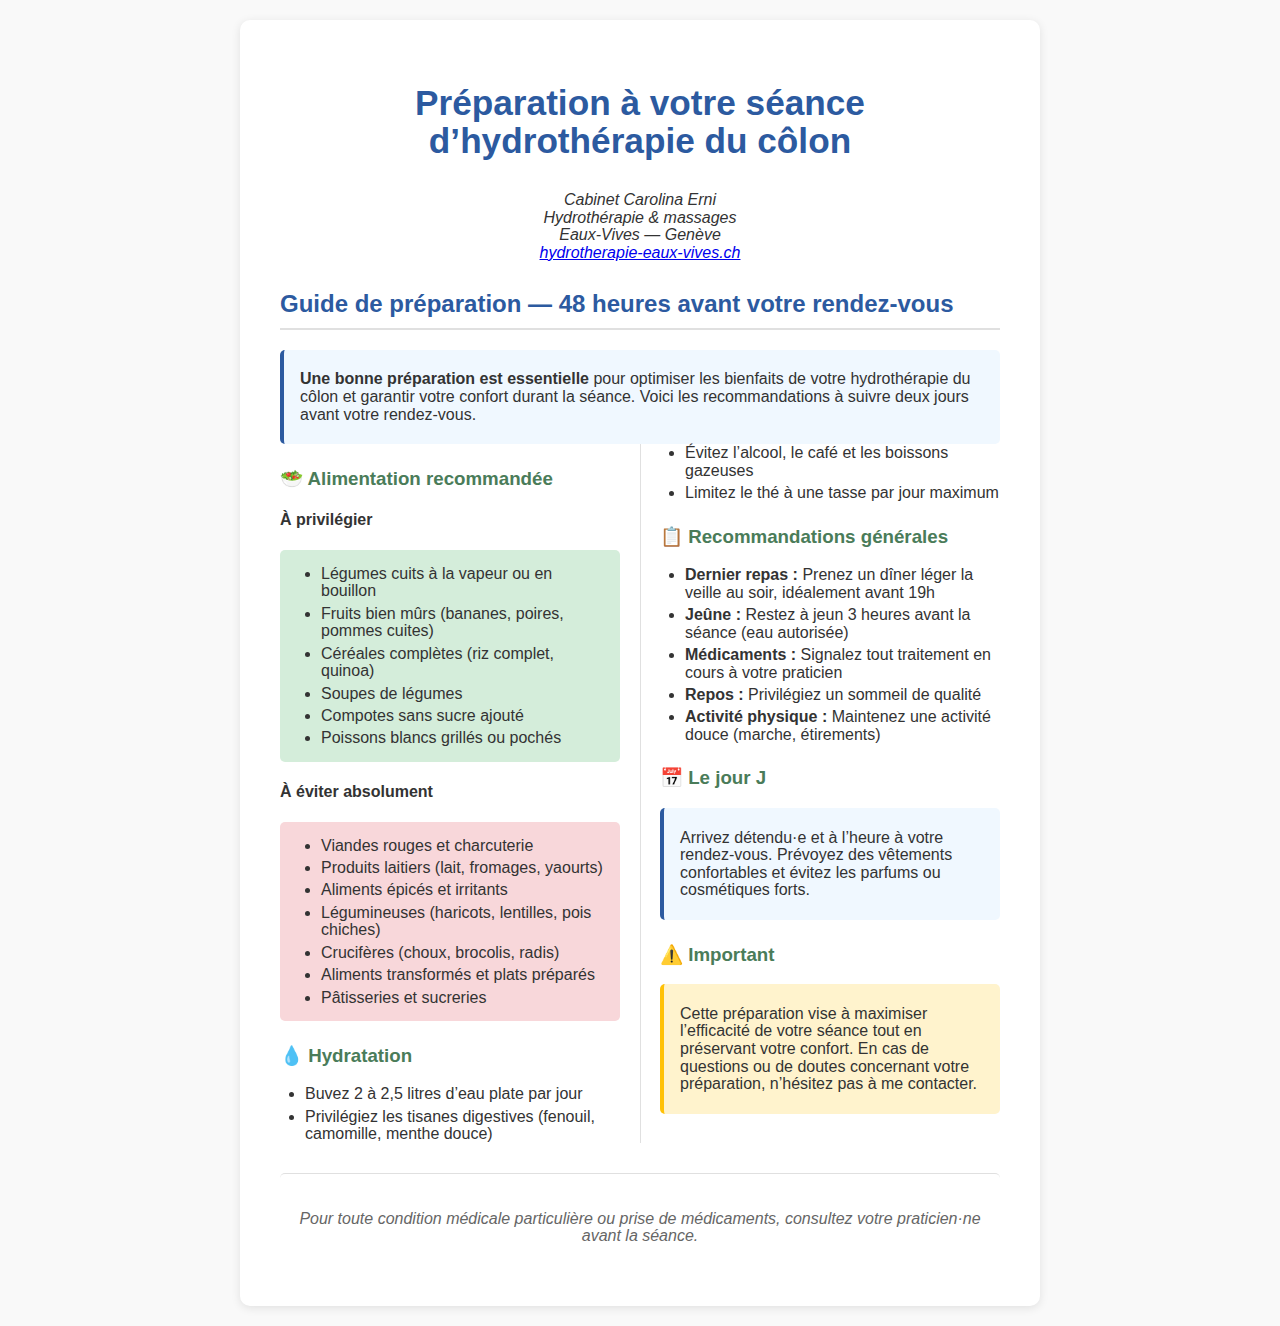
<file: preparation-hydrotherapie.html>
<!DOCTYPE html>
<html lang="fr">

<head>
    <meta charset="UTF-8">
    <meta name="viewport" content="width=device-width, initial-scale=1.0">
    <title>Préparation à l’hydrothérapie du côlon — Cabinet Carolina Erni</title>
    <style>
        body {
            font-family: "Segoe UI", sans-serif;
            line-height: 1.1;
            color: #333;
            max-width: 800px;
            margin: 0 auto;
            padding: 20px;
            background-color: #f9f9f9;
        }

        .container {
            background-color: white;
            padding: 40px;
            border-radius: 10px;
            box-shadow: 0 2px 10px rgba(0, 0, 0, 0.1);
        }

        h1 {
            color: #2c5aa0;
            text-align: center;
            margin-bottom: 30px;
            font-size: 2.2em;
            break-after: avoid;
        }

        h2 {
            color: #2c5aa0;
            border-bottom: 2px solid #e0e0e0;
            padding-bottom: 10px;
            margin-top: 30px;
            break-after: avoid;
        }

        h3 {
            color: #4a7c59;
            margin-top: 25px;
            break-after: avoid;
        }

        .highlight-box {
            background-color: #f0f8ff;
            border-left: 4px solid #2c5aa0;
        }

        .warning-box {
            background-color: #fff3cd;
            border-left: 4px solid #ffc107;
        }

        .success-list {
            background-color: #d4edda;
            border-radius: 5px;
        }

        .avoid-list {
            background-color: #f8d7da;
            border-radius: 5px;
        }

        div {
            padding: 0.3rem 1rem;
            border-radius: 5px;
        }

        ul {
            margin: 10px 0;
            padding-left: 25px;
        }

        li {
            margin: 0.3rem 0;
        }

        .footer-note {
            font-style: italic;
            color: #666;
            text-align: center;
            margin-top: 30px;
            padding-top: 20px;
            border-top: 1px solid #e0e0e0;
        }

        .cabinet-title {
            font-style: italic;
            text-align: center;
        }

        @media screen and (max-width: 767px) {
            body {
                overflow-wrap: break-word;
                hyphens: auto;
            }
        }

        @media print, screen and (min-width: 768px) {
            section {
                column-count: 2;
                column-gap: 40px;
                column-rule: 1px solid #e0e0e0;
            }
        }

        @page {
            size: 21cm 35cm;
        }

        @media print {
            body {
                width: 19cm;
                padding: 0;
            }

            .container {
                padding: 0px;
                border-radius: 0px;
                border: 0px solid black;
                box-shadow: none;
            }
        }
    </style>
</head>

<body>
    <div class="container">
        <h1>Préparation à votre séance d’hydrothérapie du côlon</h1>

        <p class="cabinet-title">Cabinet Carolina Erni<br>Hydrothérapie & massages<br>Eaux-Vives — Genève<br><a href="https://hydrotherapie-eaux-vives.ch">hydrotherapie-eaux-vives.ch</a></p>

        <h2>Guide de préparation — 48 heures avant votre rendez-vous</h2>

        <div class="highlight-box">
            <p><strong>Une bonne préparation est essentielle</strong> pour optimiser les bienfaits de votre hydrothérapie du côlon et garantir votre confort durant la séance. Voici les recommandations à suivre deux jours avant votre rendez-vous.</p>
        </div>
        <section>
            <h3>🥗 Alimentation recommandée</h3>

            <h4>À privilégier</h4>
            <div class="success-list">
                <ul>
                    <li>Légumes cuits à la vapeur ou en bouillon</li>
                    <li>Fruits bien mûrs (bananes, poires, pommes cuites)</li>
                    <li>Céréales complètes (riz complet, quinoa)</li>
                    <li>Soupes de légumes</li>
                    <li>Compotes sans sucre ajouté</li>
                    <li>Poissons blancs grillés ou pochés</li>
                </ul>
            </div>

            <h4>À éviter absolument</h4>
            <div class="avoid-list">
                <ul>
                    <li>Viandes rouges et charcuterie</li>
                    <li>Produits laitiers (lait, fromages, yaourts)</li>
                    <li>Aliments épicés et irritants</li>
                    <li>Légumineuses (haricots, lentilles, pois chiches)</li>
                    <li>Crucifères (choux, brocolis, radis)</li>
                    <li>Aliments transformés et plats préparés</li>
                    <li>Pâtisseries et sucreries</li>
                </ul>
            </div>

            <h3>💧 Hydratation</h3>
            <ul>
                <li>Buvez 2 à 2,5 litres d’eau plate par jour</li>
                <li>Privilégiez les tisanes digestives (fenouil, camomille, menthe douce)</li>
                <li>Évitez l’alcool, le café et les boissons gazeuses</li>
                <li>Limitez le thé à une tasse par jour maximum</li>
            </ul>

            <h3>📋 Recommandations générales</h3>
            <ul>
                <li><strong>Dernier repas :</strong> Prenez un dîner léger la veille au soir, idéalement avant 19h</li>
                <li><strong>Jeûne :</strong> Restez à jeun 3 heures avant la séance (eau autorisée)</li>
                <li><strong>Médicaments :</strong> Signalez tout traitement en cours à votre praticien</li>
                <li><strong>Repos :</strong> Privilégiez un sommeil de qualité</li>
                <li><strong>Activité physique :</strong> Maintenez une activité douce (marche, étirements)</li>
            </ul>

            <h3>📅 Le jour J</h3>
            <div class="highlight-box">
                <p>Arrivez détendu·e et à l’heure à votre rendez-vous. Prévoyez des vêtements confortables et évitez les parfums ou cosmétiques forts.</p>
            </div>

            <h3>⚠️ Important</h3>
            <div class="warning-box">
                <p>Cette préparation vise à maximiser l’efficacité de votre séance tout en préservant votre confort. En cas de questions ou de doutes concernant votre préparation, n’hésitez pas à me contacter.</p>
            </div>

        </section>

        <div class="footer-note">
            <p><em>Pour toute condition médicale particulière ou prise de médicaments, consultez votre praticien·ne avant la séance.</em></p>
        </div>
    </div>
</body>

</html>
</file>
<file: style.css>
:root {
    --color-1: #d4a574;
}
* {
    margin: 0;
    padding: 0;
    box-sizing: border-box;
}

body {
    font-family: "Arial", sans-serif;
    line-height: 1.6;
    color: #333;
    overflow-x: hidden;
}

a[target="_blank"]:not(.header a)::after {
    content: url("data:image/svg+xml,%3Csvg xmlns='http://www.w3.org/2000/svg' viewBox='0 0 640 640' width='21' height='21'%3E%3Cpath fill='%23CCCCCC' d='M354.4 83.8C359.4 71.8 371.1 64 384 64L544 64C561.7 64 576 78.3 576 96L576 256C576 268.9 568.2 280.6 556.2 285.6C544.2 290.6 530.5 287.8 521.3 278.7L464 221.3L310.6 374.6C298.1 387.1 277.8 387.1 265.3 374.6C252.8 362.1 252.8 341.8 265.3 329.3L418.7 176L361.4 118.6C352.2 109.4 349.5 95.7 354.5 83.7zM64 240C64 195.8 99.8 160 144 160L224 160C241.7 160 256 174.3 256 192C256 209.7 241.7 224 224 224L144 224C135.2 224 128 231.2 128 240L128 496C128 504.8 135.2 512 144 512L400 512C408.8 512 416 504.8 416 496L416 416C416 398.3 430.3 384 448 384C465.7 384 480 398.3 480 416L480 496C480 540.2 444.2 576 400 576L144 576C99.8 576 64 540.2 64 496L64 240z'/%3E%3C/svg%3E");
    margin-left: 8px;
    display: inline;
    position: fixed;
    vertical-align: middle;
}

a,
a :visited {
    color: inherit;
    text-decoration: none;
}

.logo a,
.logo a :visited {
    color: inherit;
    text-decoration: none;
}

.logo {
    font-variant: small-caps;
    font-size: 1.8rem;
    font-weight: bold;
    color: var(--color-1);
}

/* Header et Navigation */
.header {
    position: fixed;
    top: 0;
    width: 100%;
    background: rgba(255, 255, 255, 0.95);
    backdrop-filter: blur(10px);
    z-index: 1000;
    padding: 1rem 2rem;
    transition: all 0.3s ease;
}

.nav-container {
    display: flex;
    justify-content: space-between;
    align-items: center;
    max-width: 1200px;
    margin: 0 auto;
}

.nav-menu {
    display: flex;
    list-style: none;
    gap: 2rem;
}

.nav-item {
    position: relative;
}

.nav-link {
    text-decoration: none;
    color: #333;
    font-weight: 500;
    transition: color 0.3s ease;
    cursor: pointer;
}

.nav-link:hover {
    color: var(--color-1);
}

.dropdown {
    position: absolute;
    top: 100%;
    left: 0;
    background: white;
    min-width: 250px;
    box-shadow: 0 10px 30px rgba(0, 0, 0, 0.1);
    border-radius: 8px;
    opacity: 0;
    visibility: hidden;
    transform: translateY(-10px);
    transition: all 0.3s ease;
}

.nav-item:hover .dropdown {
    opacity: 1;
    visibility: visible;
    transform: translateY(0);
}

.dropdown-item {
    padding: 0.8rem 1.2rem;
    border-bottom: 1px solid #f0f0f0;
    cursor: pointer;
    transition: background 0.3s ease;
}

.dropdown-item:hover {
    background: #fef9e7;
}

.dropdown-item:last-child {
    border-bottom: none;
}

/* Menu mobile */
.mobile-menu-btn {
    display: none;
    flex-direction: column;
    cursor: pointer;
    padding: 5px;
}

.mobile-menu-btn span {
    width: 25px;
    height: 3px;
    background: #333;
    margin: 3px 0;
    transition: 0.3s;
}

/* Sections principales */
.section {
    min-height: 100vh;
    padding: 6rem 2rem 4rem;
    position: relative;
}

.parallax-bg {
    position: absolute;
    top: 0;
    left: 0;
    width: 100%;
    height: 120%;
    background-size: cover;
    background-position: center;
    background-attachment: fixed;
    z-index: -2;
}

.section-overlay {
    position: absolute;
    top: 0;
    left: 0;
    width: 100%;
    height: 100%;
    background: rgba(255, 255, 255, 0.9);
    z-index: -1;
}

.container {
    max-width: 1200px;
    margin: 0 auto;
    text-align: center;
}

.section-title {
    font-size: 3rem;
    margin-bottom: 2rem;
    color: var(--color-1);
    opacity: 0;
    transform: translateY(50px);
    transition: all 0.8s ease;
}

.section-title.animate {
    opacity: 1;
    transform: translateY(0);
}

.section-content {
    font-size: 1.2rem;
    max-width: 800px;
    margin: 0 auto;
    opacity: 0;
    transform: translateY(30px);
    transition: all 0.8s ease 0.3s;
}

.section-content.animate {
    opacity: 1;
    transform: translateY(0);
}

/* Section Accueil */
.accueil {
    min-height: 100vh;
    background-size: cover;
    background-position: center;
    background-repeat: no-repeat;
}

#accueil {
    display: flex;
    align-items: center;
    justify-content: center;
    /*
            background: linear-gradient(135deg, #f43f54 0%, var(--color-1) 100%);
            */
    background-image: url("./images/fond-1.jpg");
    color: var(--color-1);

    text-align: center;
}

#accueil .section-overlay {
    background: rgba(244, 208, 63, 0.3);
}

.hero-title {
    font-size: 4rem;
    margin-bottom: 1rem;
    animation: fadeInUp 1s ease;
}

.hero-subtitle {
    font-size: 1.5rem;
    margin-bottom: 2rem;
    animation: fadeInUp 1s ease 0.3s both;
}

.cta-button {
    animation: fadeInUp 1s ease 0.6s both;
    background-color: rgba(0, 0, 0, 0.4);
    border-radius: 50px;
    border: 2px solid rgba(107, 59, 33, 0.5);
    display: inline-block;
    margin: 200px auto 0;
    padding: 1rem 2rem;
    transition: all 0.3s ease;
}

.cta-button:hover {
    background: color-mix(in srgb, var(--color-1) 1%, transparent);
    color: rgba(107, 59, 33, 0.5);
}

/* Section de présentation avec le fond spécial */
#presentation {
    min-height: 100vh;
    background: linear-gradient(135deg, #663b21 0%, #f2aa58 100%);
    position: relative;
    display: flex;
    flex-direction: column;
    justify-content: center;
    align-items: center;
    text-align: center;
    color: white;
    padding: 2rem;
}

/*
#presentation::before {
    content: "";
    position: absolute;
    top: 0;
    left: 0;
    width: 100%;
    height: 100%;
    background-image: url("./images/fleur-de-vie.svg");
    background-repeat: repeat;
    background-size: 300px 300px;
    opacity: 0.2;
    z-index: 1;
}
*/

#presentation-content {
    position: relative;
    z-index: 2;
    max-width: 800px;
}

/* Texture de fond pour l’image PNG */
.image-with-texture {
    position: relative;
    display: inline-block;
    margin: 2rem auto;
}

.texture-background {
    position: absolute;
    top: -20px;
    left: -20px;
    right: -20px;
    bottom: -20px;
    border-radius: 20px;
    z-index: -1;

    /* Texture élégante avec dégradé et motifs SVG */
    background:
                /* Motif SVG subtil */ url("data:image/svg+xml,%3Csvg width='60' height='60' viewBox='0 0 60 60' xmlns='http://www.w3.org/2000/svg'%3E%3Cg fill='none' fill-rule='evenodd'%3E%3Cg fill='%23ffffff' fill-opacity='0.15'%3E%3Ccircle cx='30' cy='30' r='3'/%3E%3Ccircle cx='10' cy='10' r='2'/%3E%3Ccircle cx='50' cy='10' r='2'/%3E%3Ccircle cx='10' cy='50' r='2'/%3E%3Ccircle cx='50' cy='50' r='2'/%3E%3C/g%3E%3C/g%3E%3C/svg%3E"),
        /* Dégradé principal harmonieux */
            linear-gradient(
                135deg,
                #f4e4bc 0%,
                #e8d5b7 25%,
                #dcc5a4 50%,
                #d4a574 75%,
                #c8956d 100%
            );

    background-size: 30px 30px, 100% 100%;

    /* Effet de texture supplémentaire avec des ombres */
    box-shadow: inset 0 0 50px rgba(255, 255, 255, 0.2),
        inset 0 0 100px rgba(212, 165, 116, 0.1), 0 10px 30px rgba(0, 0, 0, 0.1);

    /* Animation subtile */
    animation: textureShimmer 8s ease-in-out infinite;
}

/* Animation subtile pour la texture */
@keyframes textureShimmer {
    0%,
    100% {
        background-position: 0 0, 0 0;
        transform: scale(1);
    }
    50% {
        background-position: 30px 30px, 0 0;
        transform: scale(1.02);
    }
}

.image-with-texture img {
    position: relative;
    z-index: 1;
    max-width: 100%;
    height: auto;
    display: block;
    border-radius: 10px;
    box-shadow: 0 5px 15px rgba(0, 0, 0, 0.1);
    /* Filtre subtil pour harmoniser avec la texture */
    filter: drop-shadow(0 0 10px rgba(212, 165, 116, 0.3));
}

/* Services Grid */
.services-grid {
    display: grid;
    grid-template-columns: 1fr;
    gap: 2rem;
    margin-top: 3rem;
}

.cards-container {
    display: grid;
    grid-template-columns: 1fr;
    gap: 2rem;
    margin-top: 2rem;
}

.service-card {
    background: white;
    /*
    padding: 0;
    */
    padding: 2rem;
    border-radius: 15px;
    box-shadow: 0 10px 30px rgba(0, 0, 0, 0.1);
    transition: transform 0.3s ease, box-shadow 0.3s ease;
    opacity: 0;
    transform: translateY(50px);
}

.service-card.animate {
    opacity: 1;
    transform: translateY(0);
    animation: slideInUp 0.8s ease forwards;
}

.service-card:hover {
    transform: translateY(-10px);
    box-shadow: 0 20px 40px rgba(0, 0, 0, 0.15);
}

.service-picture {
    width: 100%;
    display: flex;
    align-items: center;
    justify-content: center;
    margin: 0 0 2rem;
    padding: 0;
    font-size: 2rem;
    color: white;
}

/* Style pour l'image dans .service-picture */
.service-picture img {
    border-radius: 10px;
    width: 100%;
    height: auto;
    border: none;
    object-fit: cover;
    display: block;
    margin: 0;
}

.service-title {
    font-size: 1.5rem;
    margin-bottom: 1rem;
    color: #333;
}

.service-description {
    color: #666;
    line-height: 1.6;
}

/* Contact Section */
#contact-infos {
    background: #fef9e7;
}

.contact-items {
    display: grid;
    grid-template-columns: repeat(auto-fit, minmax(250px, 1fr));
    gap: 2rem;
    margin-top: 3rem;
}

.contact-item {
    text-align: center;
    padding: 2rem;
}

.contact-icon {
    width: 60px;
    height: 60px;
    background: var(--color-1);
    border-radius: 50%;
    display: flex;
    align-items: center;
    justify-content: center;
    margin: 0 auto 1rem;
    color: white;
    font-size: 1.5rem;
}

.duree {
    margin-top: 2em;
}

.duree,
.prix {
    font-family: monospace;
}

/* Style pour le bouton "Afficher plus" */
button {
    background-color: var(--color-1);
    color: white;
    border: none;
    border-radius: 5px;
    padding: 0.5rem 1rem;
    cursor: pointer;
    font-size: 1rem;
    transition: background-color 0.3s ease;
}

button:hover {
    background-color: #b07a50;
}

/* Animations */
@keyframes fadeInUp {
    from {
        opacity: 0;
        transform: translateY(50px);
    }

    to {
        opacity: 1;
        transform: translateY(0);
    }
}

@keyframes slideInUp {
    from {
        opacity: 0;
        transform: translateY(50px);
    }

    to {
        opacity: 1;
        transform: translateY(0);
    }
}

/* Responsive Design */
@media (max-width: 768px) {
    .nav-menu {
        position: fixed;
        top: 80px;
        left: -100%;
        width: 100%;
        height: calc(100vh - 80px);
        background: white;
        flex-direction: column;
        justify-content: start;
        align-items: center;
        padding-top: 2rem;
        transition: left 0.3s ease;
    }

    .nav-menu.active {
        left: 0;
    }

    .mobile-menu-btn {
        display: flex;
    }

    .dropdown {
        position: static;
        opacity: 1;
        visibility: visible;
        transform: none;
        box-shadow: none;
        background: #fef9e7;
        margin-top: 1rem;
    }

    .hero-title {
        font-size: 2.5rem;
    }

    .section-title {
        font-size: 2rem;
    }

    .services-grid {
        grid-template-columns: 1fr;
    }

    .parallax-bg {
        background-attachment: scroll;
    }

    .texture-background {
        top: -10px;
        left: -10px;
        right: -10px;
        bottom: -10px;
    }
}
</file>
